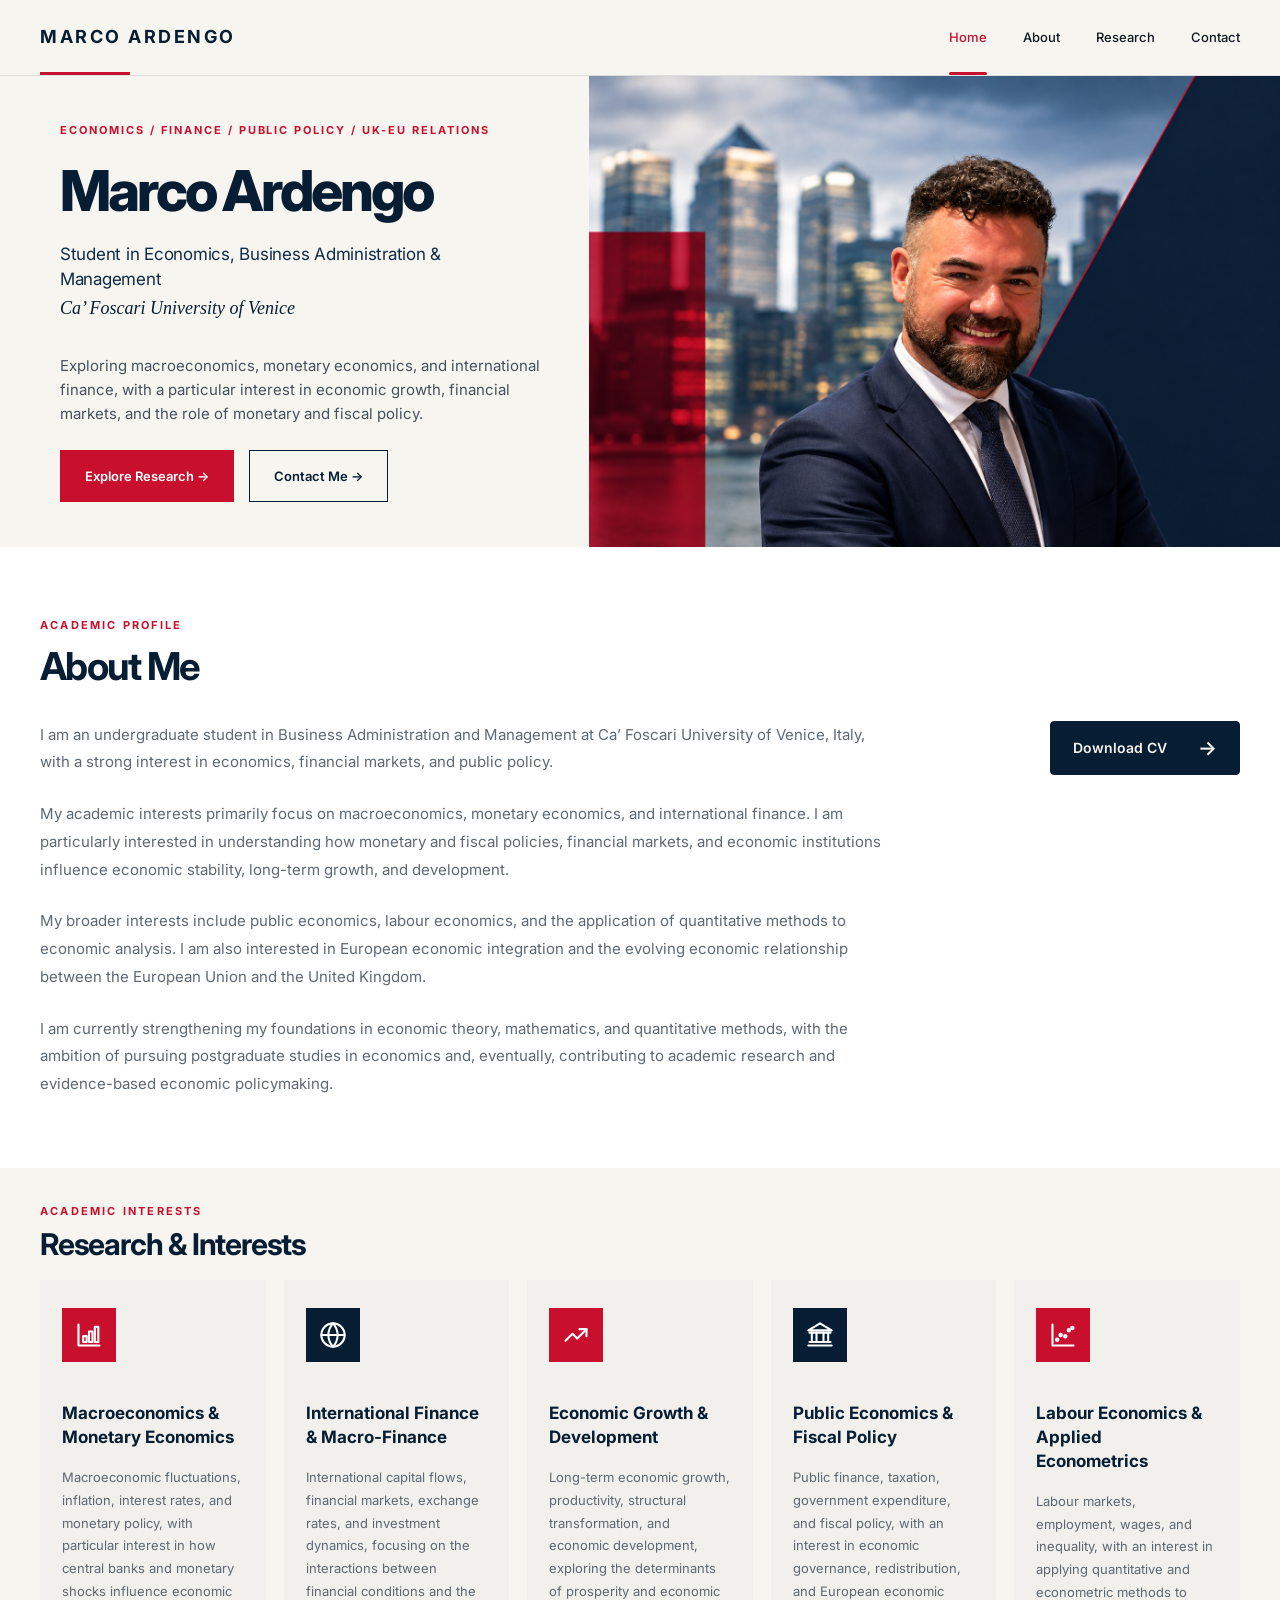
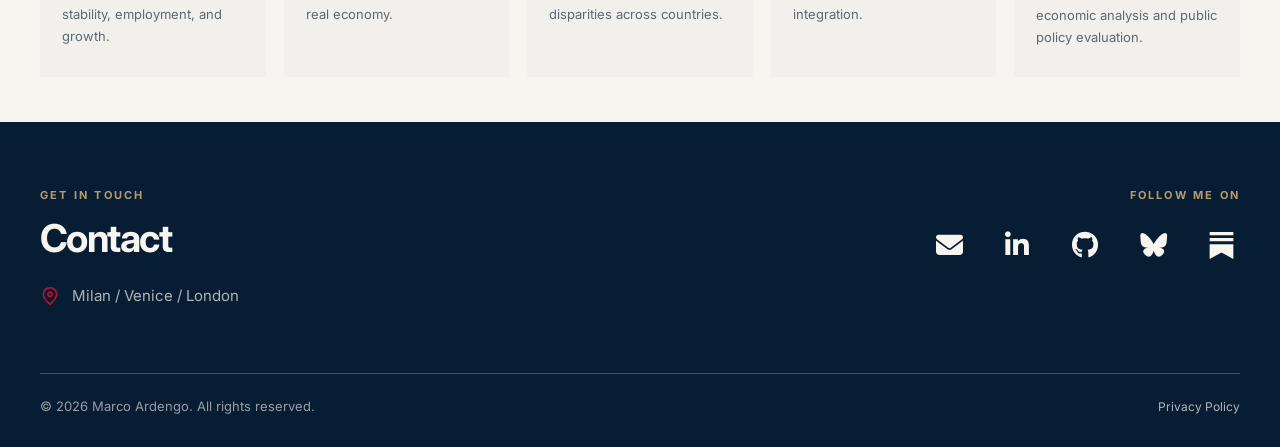
<file: index.html>
<!DOCTYPE html>
<html lang="en">

<head>
  <meta charset="UTF-8">
  <meta name="viewport" content="width=device-width, initial-scale=1.0">

  <title>Marco Ardengo | Economics & Business</title>

  <meta name="description"
        content="Marco Ardengo — Economics & Business student interested in economics, finance, European affairs and public policy.">

  <!-- Google Fonts -->
  <link rel="preconnect" href="https://fonts.googleapis.com">
  <link rel="preconnect" href="https://fonts.gstatic.com" crossorigin>

  <link href="https://fonts.googleapis.com/css2?family=Inter:wght@300;400;500;600;700;800&display=swap"
        rel="stylesheet">

    <!-- CSS -->
  <link rel="stylesheet" href="style.css">

  <!-- FONT AWESOME ICONS -->
  <link
    rel="stylesheet"
    href="https://cdnjs.cloudflare.com/ajax/libs/font-awesome/6.7.2/css/all.min.css"
  >

</head>

</head>

<body>

  <!-- HEADER -->
  <header class="site-header">

    <div class="header-inner">

      <a href="#home" class="brand">
        MARCO ARDENGO
      </a>

      <nav class="desktop-nav" aria-label="Main navigation">
        <a href="#home" class="nav-link active">Home</a>
        <a href="#about" class="nav-link">About</a>
        <a href="#research" class="nav-link">Research</a>
        <a href="#contact" class="nav-link">Contact</a>
      </nav>

    </div>

  </header>


  <main>

    <!-- HERO -->
    <section class="hero" id="home">

      <div class="hero-content">

        <div class="hero-content-inner">

          <p class="eyebrow">
            ECONOMICS / FINANCE / PUBLIC POLICY / UK-EU RELATIONS
          </p>

          <h1>Marco Ardengo</h1>

          <p class="hero-role">
          Student in Economics, Business Administration &amp; Management
          <span class="hero-university">Ca’ Foscari University of Venice</span>
          </p>
        

          <p class="hero-description">
          Exploring macroeconomics, monetary economics,
          and international finance, with a particular
          interest in economic growth, financial markets,
          and the role of monetary and fiscal policy.
          </p>

          <div class="hero-actions">

            <a href="#research" class="button button-primary">
              Explore Research →
            </a>

            <a href="#contact" class="button button-secondary">
              Contact Me →
            </a>

          </div>

        </div>

      </div>

      <div class="hero-visual">

        <img
          src="assets/images/hero-marco.png"
          alt="Marco Ardengo — Academic Portfolio"
        >

      </div>

    </section>


<!-- ==========================================
     ABOUT ME
========================================== -->

<section class="section about-section" id="about">

  <div class="container about-container">

    <div class="about-heading">
      <p class="section-kicker">ACADEMIC PROFILE</p>
      <h2>About Me</h2>
    </div>

    <div class="about-layout">

      <!-- LEFT COLUMN: TEXT -->

      <div class="about-content">

  <p>
    I am an undergraduate student in Business Administration
    and Management at Ca’ Foscari University of Venice, Italy,
    with a strong interest in economics, financial markets,
    and public policy.
  </p>

  <p>
    My academic interests primarily focus on macroeconomics,
    monetary economics, and international finance. I am
    particularly interested in understanding how monetary
    and fiscal policies, financial markets, and economic
    institutions influence economic stability, long-term
    growth, and development.
  </p>

  <p>
    My broader interests include public economics, labour
    economics, and the application of quantitative methods
    to economic analysis. I am also interested in European
    economic integration and the evolving economic
    relationship between the European Union and the
    United Kingdom.
  </p>

  <p>
    I am currently strengthening my foundations in economic
    theory, mathematics, and quantitative methods, with
    the ambition of pursuing postgraduate studies in
    economics and, eventually, contributing to academic
    research and evidence-based economic policymaking.
  </p>

</div>

      <!-- RIGHT COLUMN: CV DOWNLOAD -->

      <div class="about-cv">

        <a
          href="assets/documents/Marco_Ardengo_CV.pdf"
          class="cv-button"
          download
        >
          Download CV <span aria-hidden="true">→</span>
        </a>

      </div>

    </div>

  </div>

</section>


    <!-- ==========================================
     RESEARCH & INTERESTS
========================================== -->

<section class="section research-section" id="research">

  <div class="container">

    <p class="section-kicker">
      ACADEMIC INTERESTS
    </p>

    <h2>Research &amp; Interests</h2>

    <div class="interest-grid">


      <!-- ======================================
           01 — MACROECONOMICS
      ======================================= -->

      <article class="interest-card">

        <div class="interest-icon red">

          <svg
            xmlns="http://www.w3.org/2000/svg"
            width="28"
            height="28"
            viewBox="0 0 24 24"
            fill="none"
            stroke="currentColor"
            stroke-width="1.8"
            stroke-linecap="round"
            stroke-linejoin="round"
            aria-hidden="true"
          >
            <path d="M3 3v18h18"/>
            <rect x="7" y="13" width="3" height="5"/>
            <rect x="12" y="9" width="3" height="9"/>
            <rect x="17" y="5" width="3" height="13"/>
          </svg>

        </div>

        <div class="interest-content">

          <h3>
            Macroeconomics &amp; Monetary Economics
          </h3>

          <p>
            Macroeconomic fluctuations, inflation, interest rates,
            and monetary policy, with particular interest in how
            central banks and monetary shocks influence economic
            stability, employment, and growth.
          </p>

        </div>

      </article>



      <!-- ======================================
           02 — INTERNATIONAL FINANCE
      ======================================= -->

      <article class="interest-card">

        <div class="interest-icon navy">

          <svg
            xmlns="http://www.w3.org/2000/svg"
            width="28"
            height="28"
            viewBox="0 0 24 24"
            fill="none"
            stroke="currentColor"
            stroke-width="1.8"
            stroke-linecap="round"
            stroke-linejoin="round"
            aria-hidden="true"
          >
            <circle cx="12" cy="12" r="10"/>
            <path d="M2 12h20"/>
            <path d="M12 2a15.3 15.3 0 0 1 4 10 15.3 15.3 0 0 1-4 10 15.3 15.3 0 0 1-4-10 15.3 15.3 0 0 1 4-10z"/>
          </svg>

        </div>

        <div class="interest-content">

          <h3>
            International Finance &amp; Macro-Finance
          </h3>

          <p>
            International capital flows, financial markets,
            exchange rates, and investment dynamics, focusing
            on the interactions between financial conditions
            and the real economy.
          </p>

        </div>

      </article>



      <!-- ======================================
           03 — ECONOMIC GROWTH
      ======================================= -->

      <article class="interest-card">

        <div class="interest-icon red">

          <svg
            xmlns="http://www.w3.org/2000/svg"
            width="28"
            height="28"
            viewBox="0 0 24 24"
            fill="none"
            stroke="currentColor"
            stroke-width="1.8"
            stroke-linecap="round"
            stroke-linejoin="round"
            aria-hidden="true"
          >
            <path d="M3 17l6-6 4 4 8-8"/>
            <path d="M15 7h6v6"/>
          </svg>

        </div>

        <div class="interest-content">

          <h3>
            Economic Growth &amp; Development
          </h3>

          <p>
            Long-term economic growth, productivity, structural
            transformation, and economic development, exploring
            the determinants of prosperity and economic
            disparities across countries.
          </p>

        </div>

      </article>



      <!-- ======================================
           04 — PUBLIC ECONOMICS
      ======================================= -->

      <article class="interest-card">

        <div class="interest-icon navy">

          <svg
            xmlns="http://www.w3.org/2000/svg"
            width="28"
            height="28"
            viewBox="0 0 24 24"
            fill="none"
            stroke="currentColor"
            stroke-width="1.8"
            stroke-linecap="round"
            stroke-linejoin="round"
            aria-hidden="true"
          >
            <path d="M3 10h18"/>
            <path d="M5 10v8"/>
            <path d="M9 10v8"/>
            <path d="M15 10v8"/>
            <path d="M19 10v8"/>
            <path d="M3 18h18"/>
            <path d="M2 21h20"/>
            <path d="M12 2l10 6H2l10-6z"/>
          </svg>

        </div>

        <div class="interest-content">

          <h3>
            Public Economics &amp; Fiscal Policy
          </h3>

          <p>
            Public finance, taxation, government expenditure,
            and fiscal policy, with an interest in economic
            governance, redistribution, and European
            economic integration.
          </p>

        </div>

      </article>



      <!-- ======================================
           05 — LABOUR ECONOMICS
      ======================================= -->

      <article class="interest-card">

        <div class="interest-icon red">

          <svg
            xmlns="http://www.w3.org/2000/svg"
            width="28"
            height="28"
            viewBox="0 0 24 24"
            fill="none"
            stroke="currentColor"
            stroke-width="1.8"
            stroke-linecap="round"
            stroke-linejoin="round"
            aria-hidden="true"
          >
            <path d="M3 3v18h18"/>
            <circle cx="7" cy="16" r="1"/>
            <circle cx="10" cy="12" r="1"/>
            <circle cx="14" cy="13" r="1"/>
            <circle cx="17" cy="8" r="1"/>
            <circle cx="20" cy="6" r="1"/>
          </svg>

        </div>

        <div class="interest-content">

          <h3>
            Labour Economics &amp; Applied Econometrics
          </h3>

          <p>
            Labour markets, employment, wages, and inequality,
            with an interest in applying quantitative and
            econometric methods to economic analysis and
            public policy evaluation.
          </p>

        </div>

      </article>


    </div>

  </div>

</section>
    
  </main>

<!-- ==========================================
     CONTACT & FOOTER
========================================== -->

<footer class="site-footer" id="contact">

  <div class="container footer-container">

    <div class="footer-main">

      <!-- LEFT COLUMN -->

      <div class="footer-left">

        <p class="footer-kicker">
          GET IN TOUCH
        </p>

        <h2>Contact</h2>

        <!-- LOCATION -->

        <div class="footer-location">

          <svg
            class="location-icon"
            xmlns="http://www.w3.org/2000/svg"
            width="20"
            height="20"
            viewBox="0 0 24 24"
            fill="none"
            stroke="currentColor"
            stroke-width="1.8"
            stroke-linecap="round"
            stroke-linejoin="round"
            aria-hidden="true"
          >
            <path
              d="M20 10c0 5-8 12-8 12S4 15 4 10a8 8 0 1 1 16 0Z"
            />

            <circle
              cx="12"
              cy="10"
              r="2.5"
            />
          </svg>

          <span>
            Milan / Venice / London
          </span>

        </div>

      </div>


      <!-- RIGHT COLUMN -->

      <div class="footer-right">

        <p class="footer-social-title">
          FOLLOW ME ON
        </p>

        <div class="footer-social">

          <!-- EMAIL -->

          <a
            href="mailto:810746@stud.unive.it"
            class="social-link"
            aria-label="Email"
            title="Email"
          >
            <i
              class="fa-solid fa-envelope"
              aria-hidden="true"
            ></i>
          </a>


          <!-- LINKEDIN -->

          <a
            href="https://www.linkedin.com/in/marcoardengo/"
            class="social-link"
            target="_blank"
            rel="noopener noreferrer"
            aria-label="LinkedIn"
            title="LinkedIn"
          >
            <i
              class="fa-brands fa-linkedin-in"
              aria-hidden="true"
            ></i>
          </a>


          <!-- GITHUB -->

          <a
            href="https://github.com/marcoardengo"
            class="social-link"
            target="_blank"
            rel="noopener noreferrer"
            aria-label="GitHub"
            title="GitHub"
          >
            <i
              class="fa-brands fa-github"
              aria-hidden="true"
            ></i>
          </a>


          <!-- BLUESKY -->

          <a
            href="https://bsky.app/profile/marcoardengo.bsky.social"
            class="social-link"
            target="_blank"
            rel="noopener noreferrer"
            aria-label="Bluesky"
            title="Bluesky"
          >
            <i
              class="fa-brands fa-bluesky"
              aria-hidden="true"
            ></i>
          </a>


          <!-- SUBSTACK -->

          <a
            href="https://www.substack.com"
            class="social-link"
            target="_blank"
            rel="noopener noreferrer"
            aria-label="Substack"
            title="Substack"
          >

            <svg
              xmlns="http://www.w3.org/2000/svg"
              width="27"
              height="27"
              viewBox="0 0 24 24"
              fill="currentColor"
              aria-hidden="true"
            >
              <path
                d="M22.539 8.242H1.46V5.406h21.08v2.836ZM1.46 10.812V24l10.54-5.883L22.54 24V10.812H1.46ZM22.54 0H1.46v2.836h21.08V0Z"
              />
            </svg>

          </a>

        </div>

      </div>

    </div>


    <!-- COPYRIGHT -->

    <div class="footer-bottom">

  <p>
    © 2026 Marco Ardengo. All rights reserved.
  </p>

  <nav class="footer-legal" aria-label="Legal information">

    <a href="privacy-policy.html">
      Privacy Policy
    </a>

  </nav>

</div>




    

  </div>

</footer>




  


  <!-- JAVASCRIPT -->
<script src="script.js" defer></script>


</body>
</html>
</file>
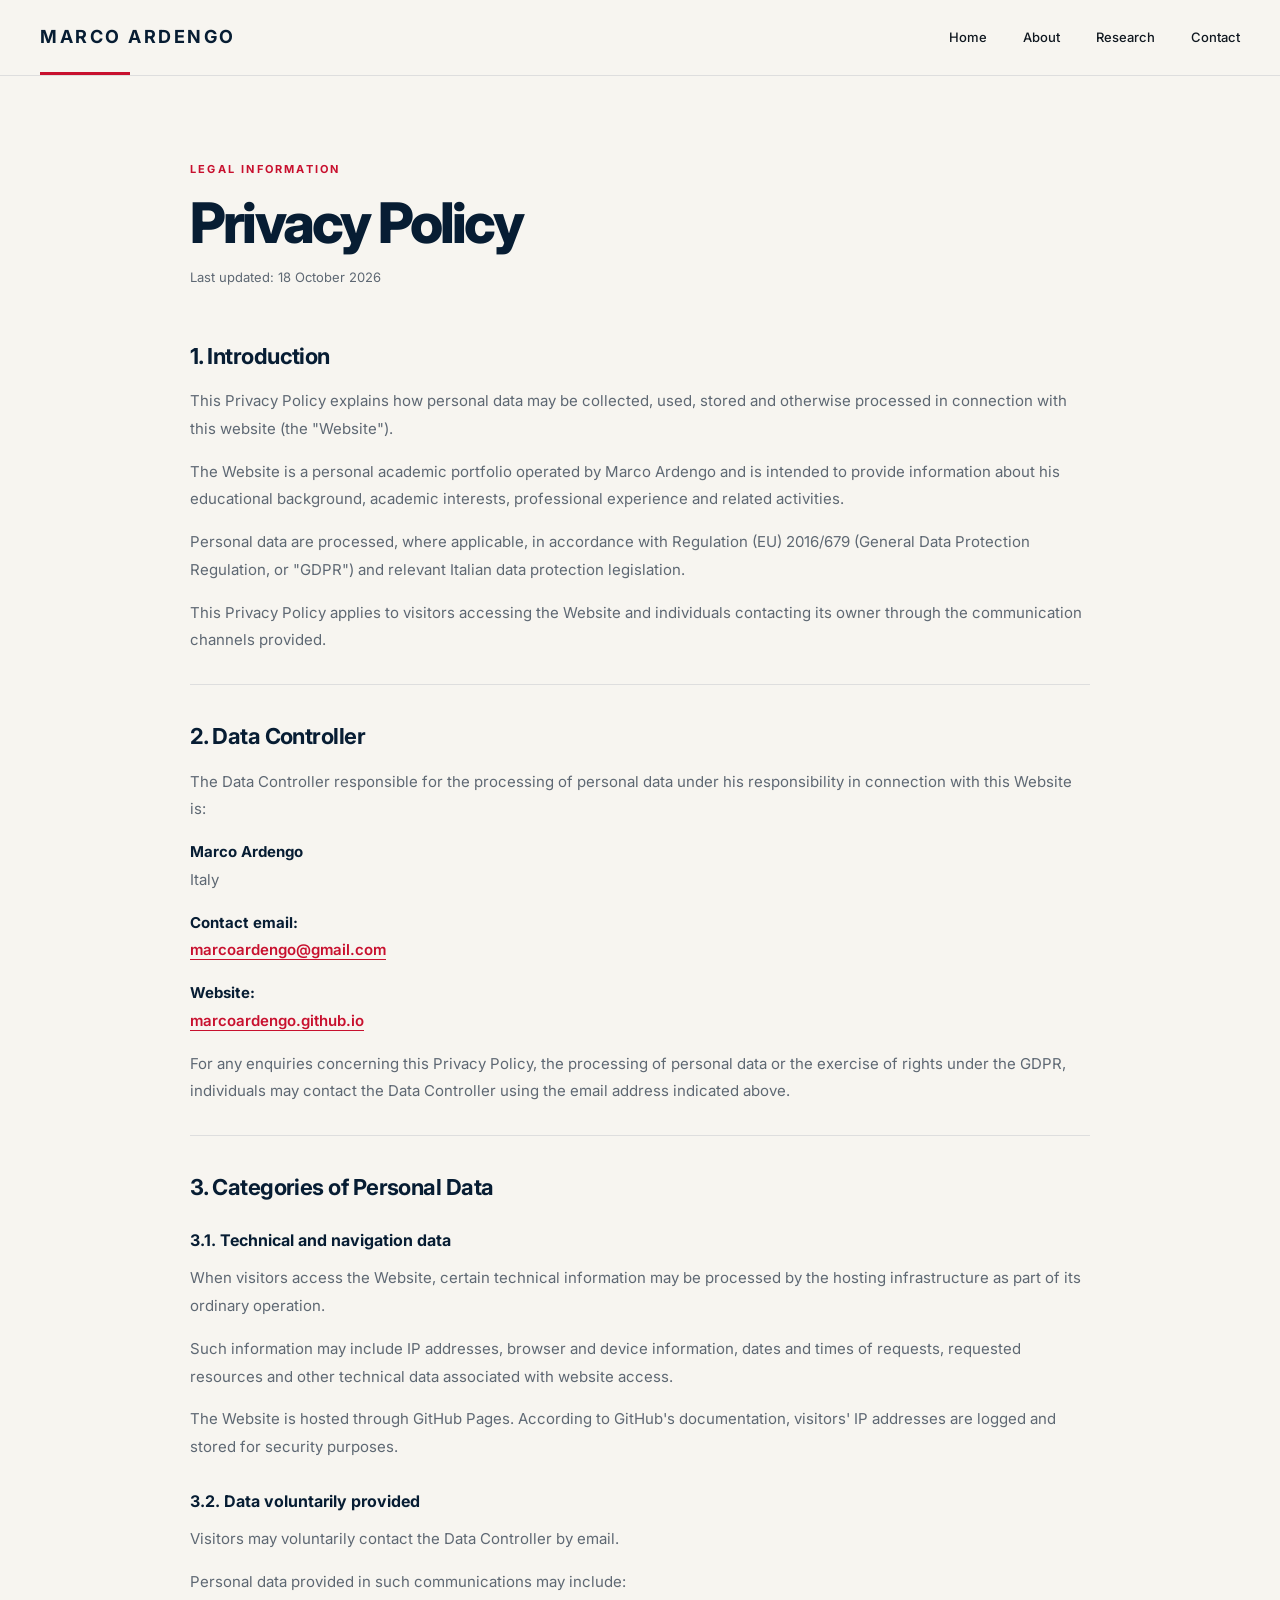
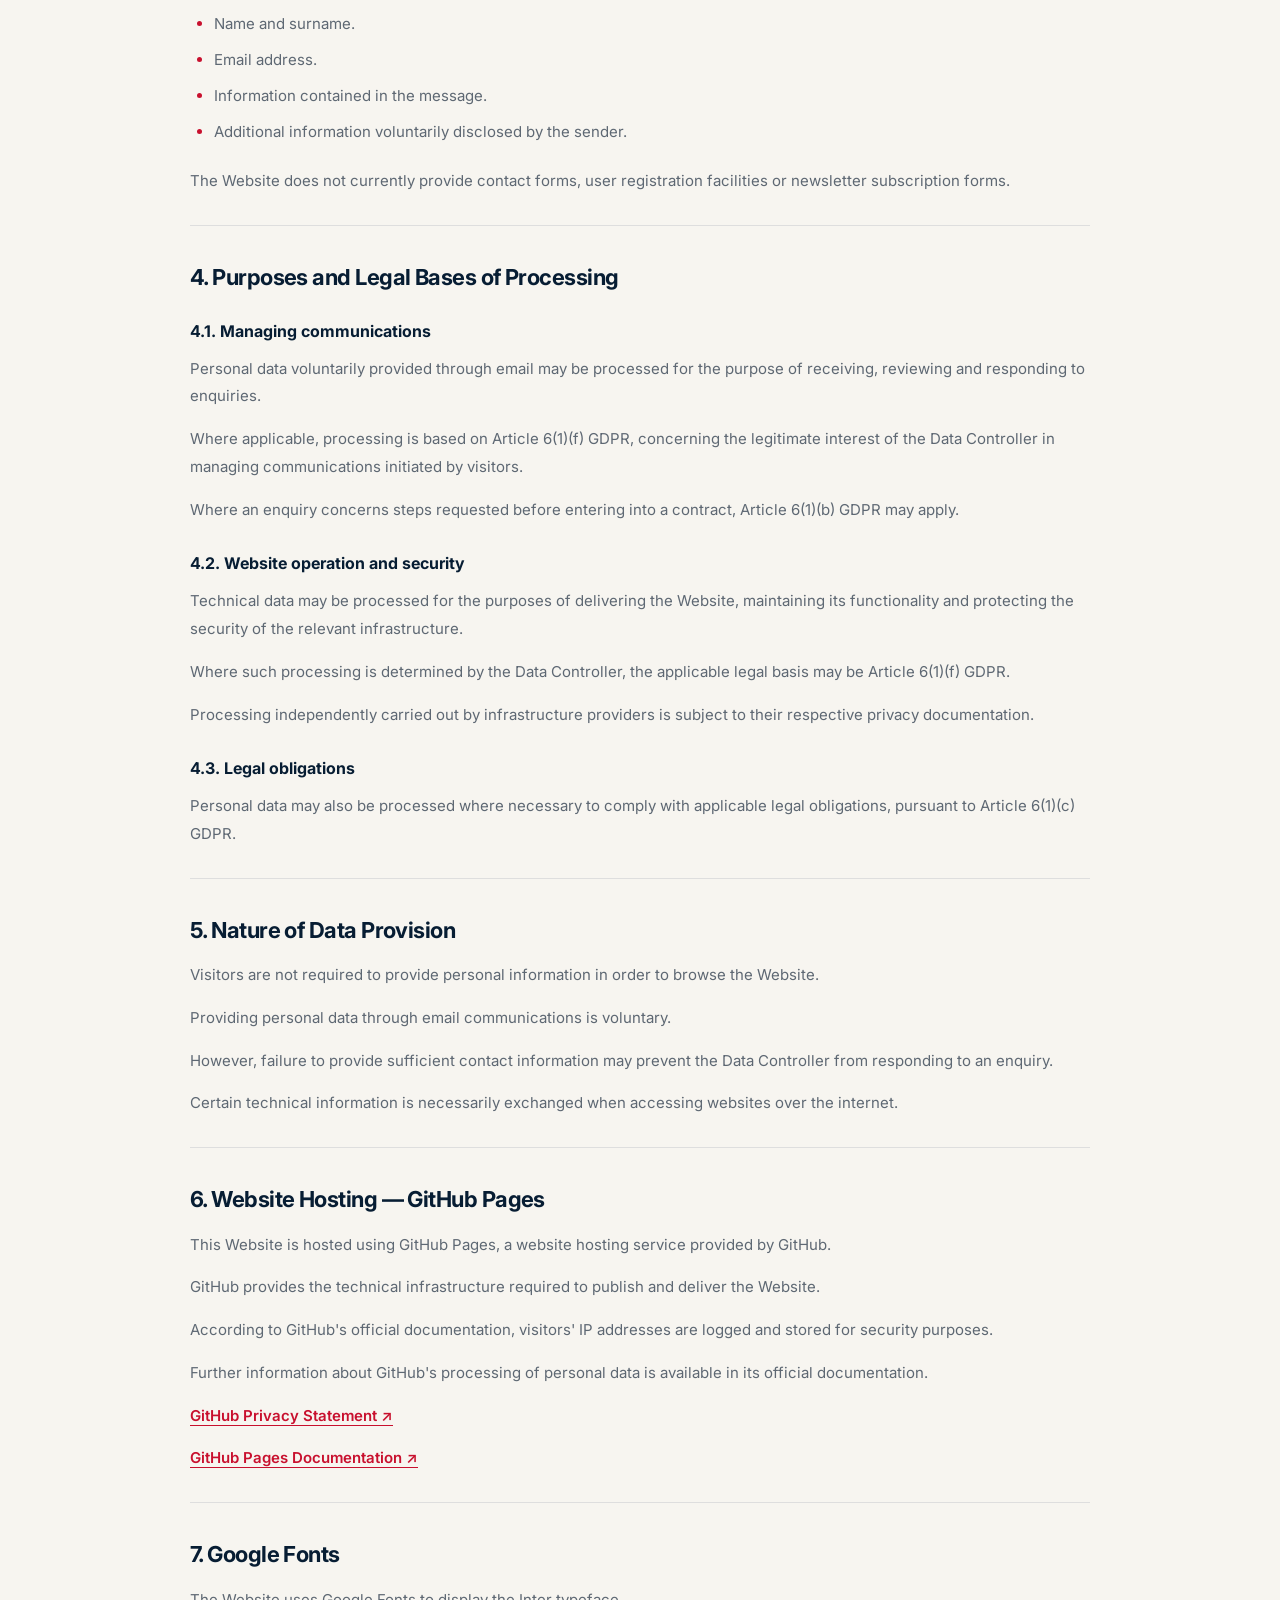
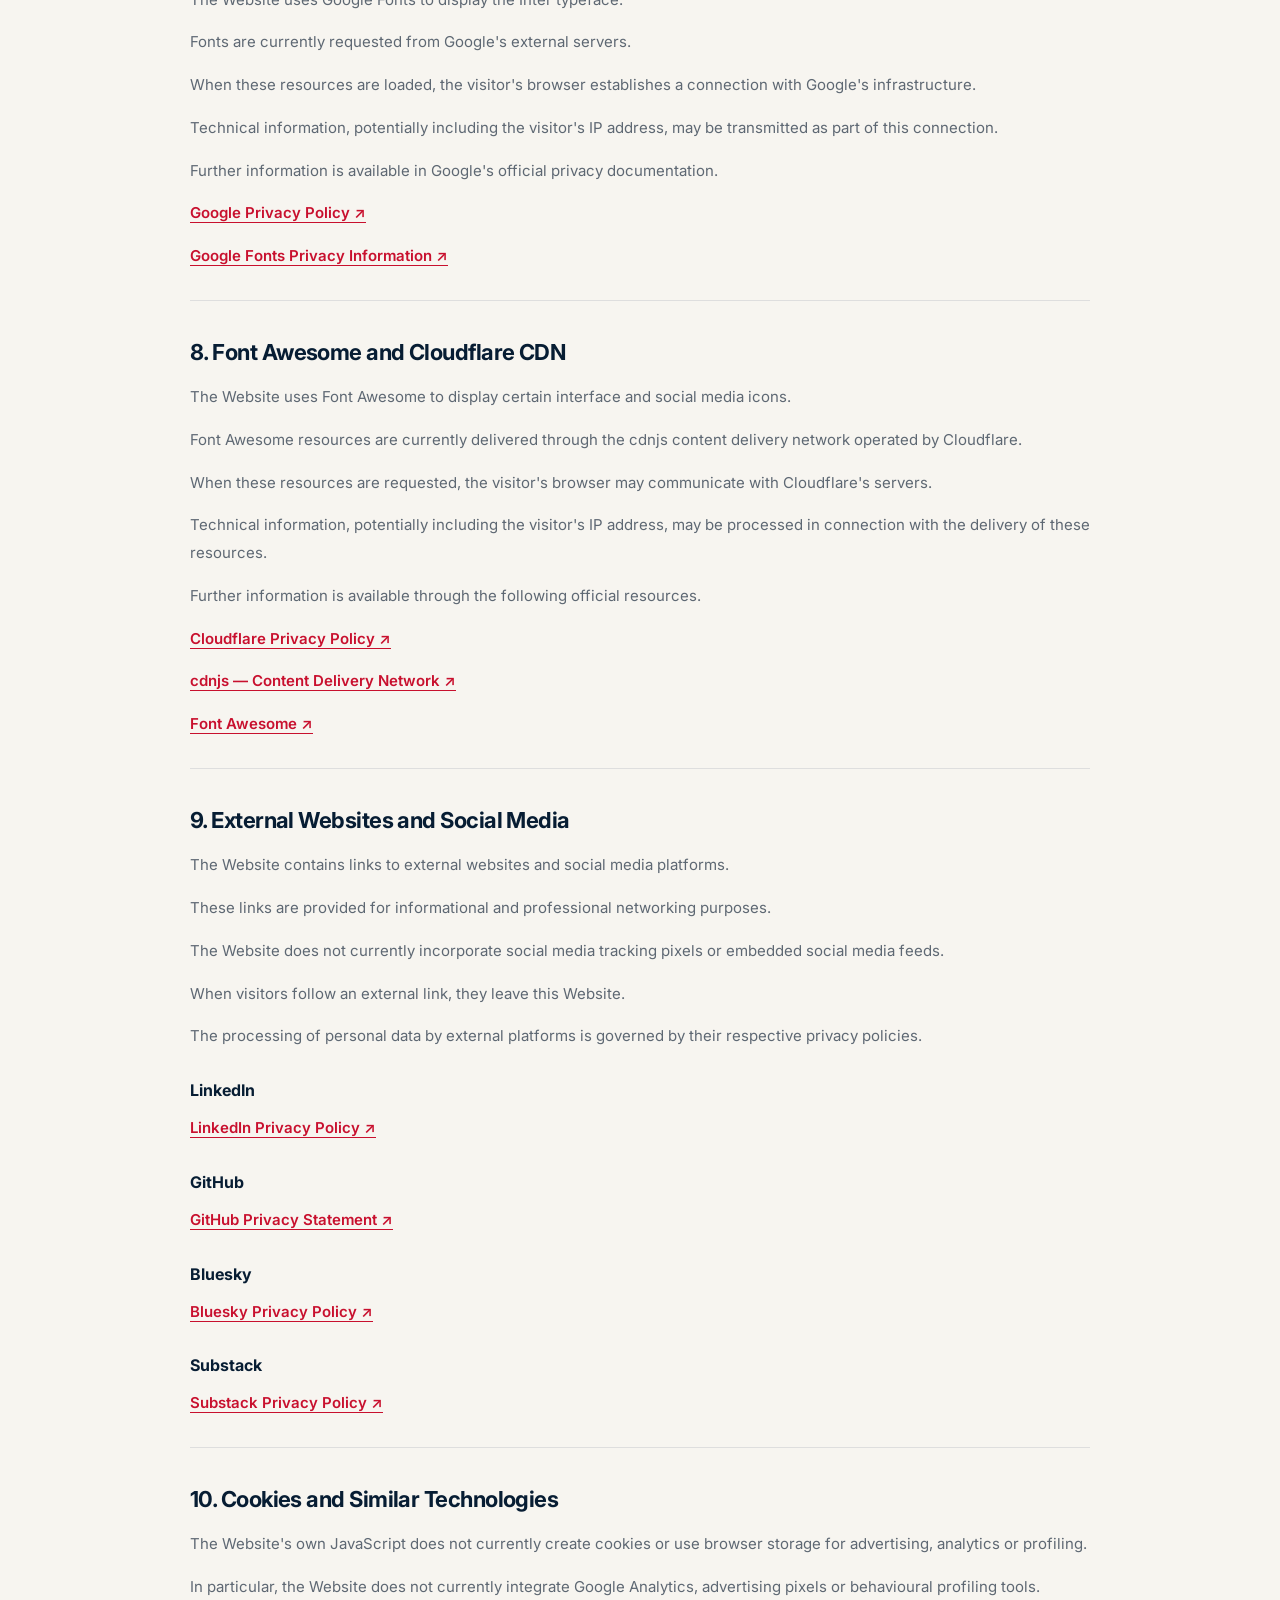
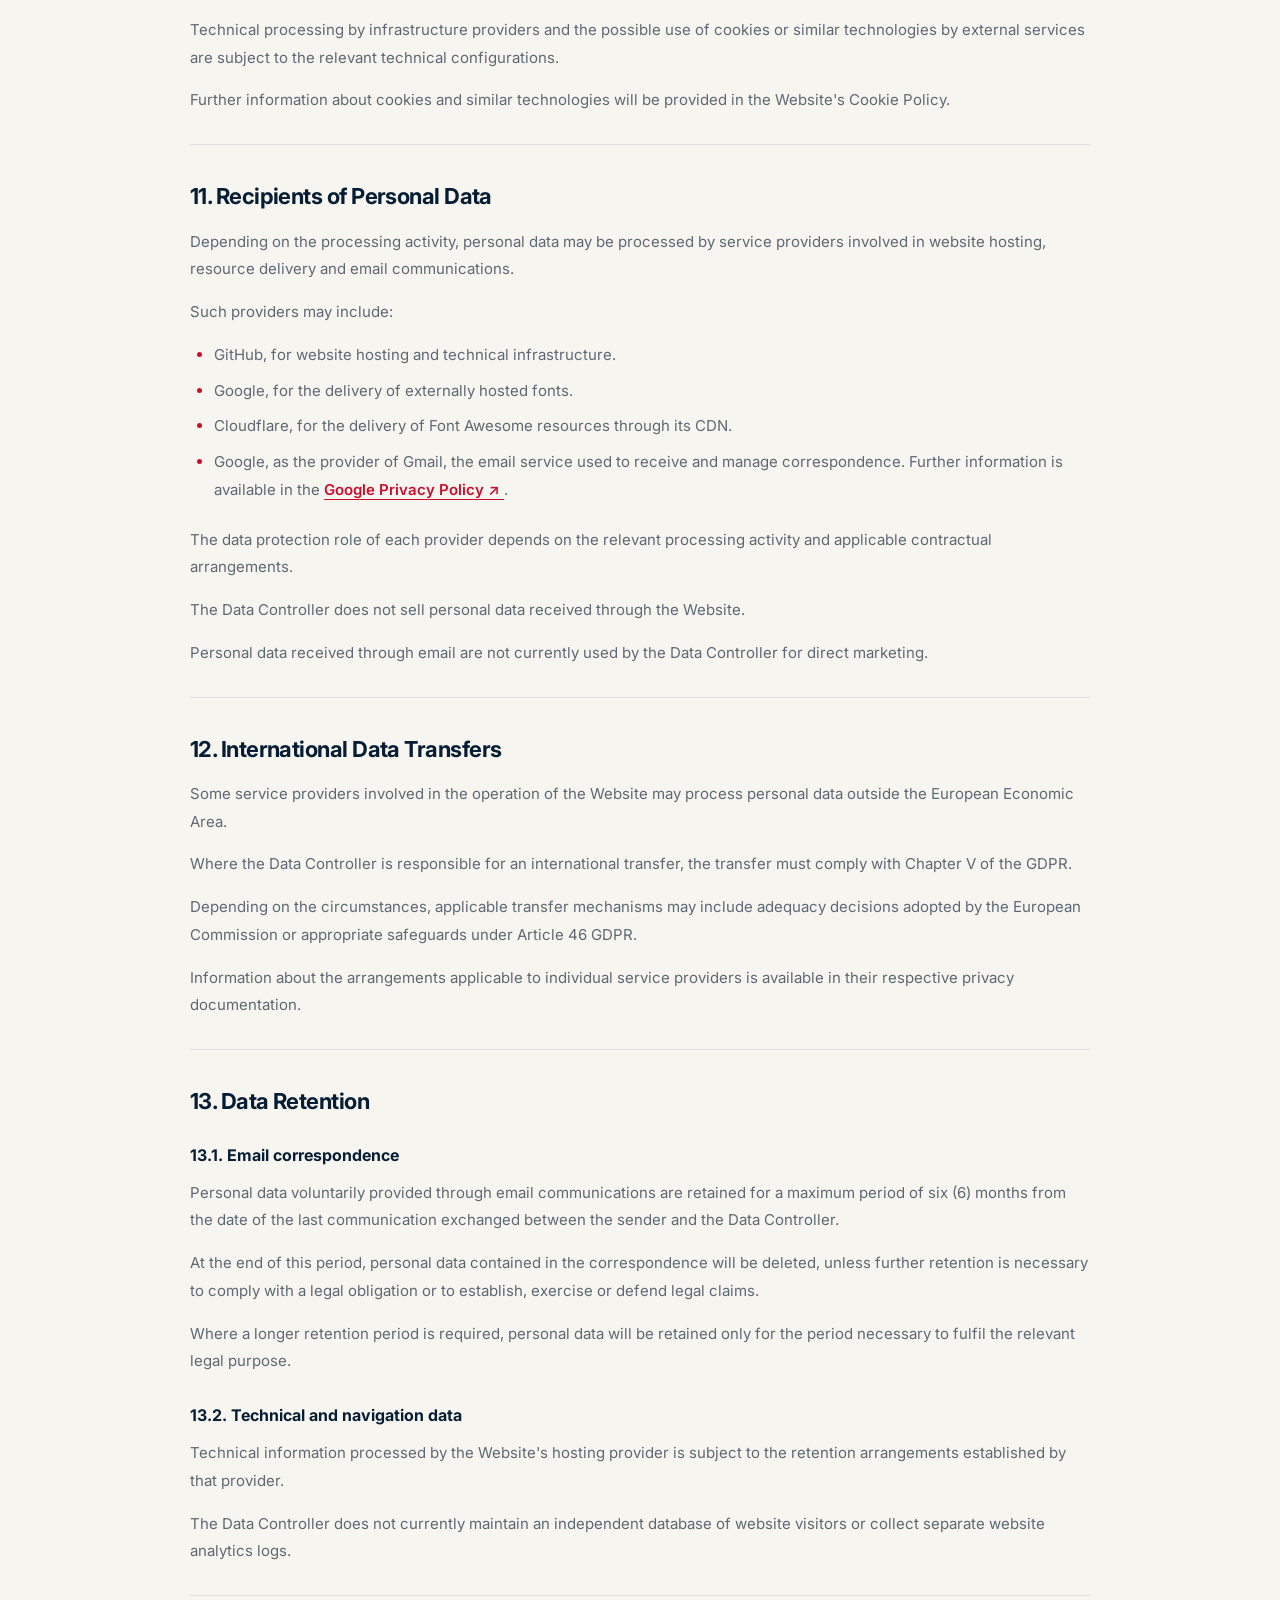
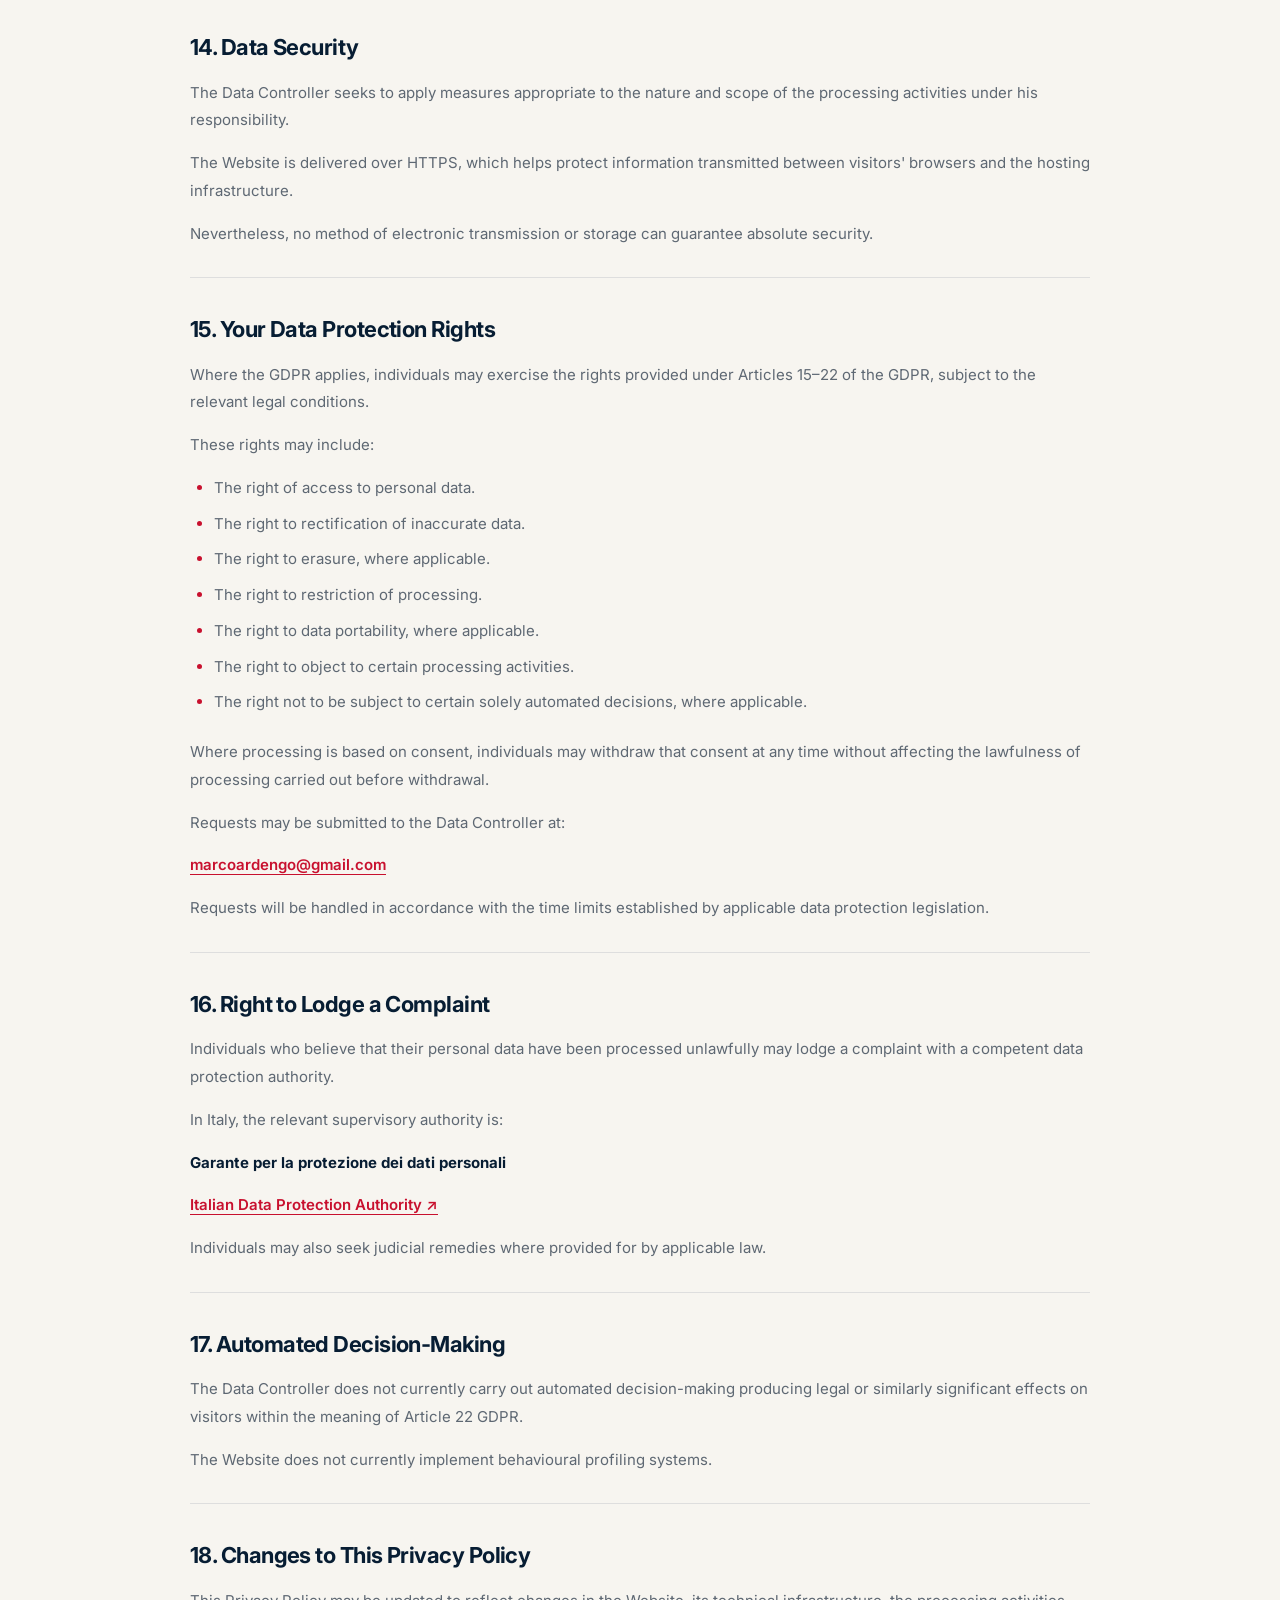
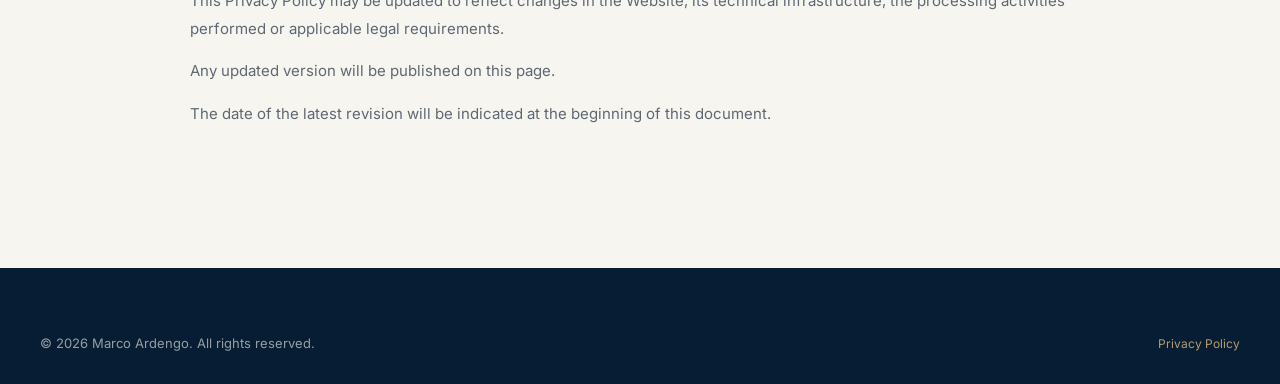
<file: privacy-policy.html>
<!DOCTYPE html>
<html lang="en">

<head>

  <meta charset="UTF-8">

  <meta
    name="viewport"
    content="width=device-width, initial-scale=1.0"
  >

  <title>Privacy Policy | Marco Ardengo</title>

  <meta
    name="description"
    content="Privacy Policy of Marco Ardengo's personal academic website, including information about personal data processing, website hosting, third-party services and data protection rights."
  >

  <!-- GOOGLE FONTS -->

  <link
    rel="preconnect"
    href="https://fonts.googleapis.com"
  >

  <link
    rel="preconnect"
    href="https://fonts.gstatic.com"
    crossorigin
  >

  <link
    href="https://fonts.googleapis.com/css2?family=Inter:wght@300;400;500;600;700;800&display=swap"
    rel="stylesheet"
  >

  <!-- WEBSITE CSS -->

  <link
    rel="stylesheet"
    href="style.css?v=3"
  >

</head>


<body>


<!-- ==========================================
     HEADER
========================================== -->

<header class="site-header">

  <div class="header-inner">

    <a href="index.html#home" class="brand">
      MARCO ARDENGO
    </a>

    <nav
      class="desktop-nav"
      aria-label="Main navigation"
    >

      <a href="index.html#home">Home</a>

      <a href="index.html#about">About</a>

      <a href="index.html#research">Research</a>

      <a href="index.html#contact">Contact</a>

    </nav>

  </div>

</header>



<!-- ==========================================
     PRIVACY POLICY
========================================== -->

<main>

<section class="section legal-section">

  <div class="container legal-container">


    <!-- PAGE HEADING -->

    <p class="section-kicker">
      LEGAL INFORMATION
    </p>

    <h1>Privacy Policy</h1>

    <p class="legal-updated">
      Last updated: 18 October 2026
    </p>



    <div class="legal-content">


      <!-- ======================================
           01 — INTRODUCTION
      ======================================= -->

      <section>

        <h2>1. Introduction</h2>

        <p>
          This Privacy Policy explains how personal
          data may be collected, used, stored and
          otherwise processed in connection with
          this website (the "Website").
        </p>

        <p>
          The Website is a personal academic portfolio
          operated by Marco Ardengo and is intended
          to provide information about his educational
          background, academic interests, professional
          experience and related activities.
        </p>

        <p>
          Personal data are processed, where applicable,
          in accordance with Regulation (EU) 2016/679
          (General Data Protection Regulation, or
          "GDPR") and relevant Italian data
          protection legislation.
        </p>

        <p>
          This Privacy Policy applies to visitors
          accessing the Website and individuals
          contacting its owner through the
          communication channels provided.
        </p>

      </section>



<!-- ======================================
     02 — DATA CONTROLLER
======================================= -->

<section>

  <h2>2. Data Controller</h2>

  <p>
    The Data Controller responsible for
    the processing of personal data
    under his responsibility in
    connection with this Website is:
  </p>

  <p>
    <strong>Marco Ardengo</strong><br>
    Italy
  </p>

  <p>
    <strong>Contact email:</strong><br>

    <a href="mailto:marcoardengo@gmail.com">
      marcoardengo@gmail.com
    </a>
  </p>

  <p>
    <strong>Website:</strong><br>

    <a
      href="https://marcoardengo.github.io/"
      target="_blank"
      rel="noopener noreferrer"
    >
      marcoardengo.github.io
    </a>
  </p>

  <p>
    For any enquiries concerning this
    Privacy Policy, the processing of
    personal data or the exercise of
    rights under the GDPR, individuals
    may contact the Data Controller
    using the email address
    indicated above.
  </p>

</section>


      <!-- ======================================
           03 — PERSONAL DATA
      ======================================= -->

      <section>

        <h2>3. Categories of Personal Data</h2>


        <h3>3.1. Technical and navigation data</h3>

        <p>
          When visitors access the Website,
          certain technical information may
          be processed by the hosting
          infrastructure as part of its
          ordinary operation.
        </p>

        <p>
          Such information may include
          IP addresses, browser and device
          information, dates and times
          of requests, requested resources
          and other technical data associated
          with website access.
        </p>

        <p>
          The Website is hosted through GitHub Pages.
          According to GitHub's documentation,
          visitors' IP addresses are logged
          and stored for security purposes.
        </p>


        <h3>3.2. Data voluntarily provided</h3>

        <p>
          Visitors may voluntarily contact
          the Data Controller by email.
        </p>

        <p>
          Personal data provided in such
          communications may include:
        </p>

        <ul>

          <li>
            Name and surname.
          </li>

          <li>
            Email address.
          </li>

          <li>
            Information contained in the message.
          </li>

          <li>
            Additional information voluntarily
            disclosed by the sender.
          </li>

        </ul>

        <p>
          The Website does not currently
          provide contact forms, user
          registration facilities or
          newsletter subscription forms.
        </p>

      </section>



      <!-- ======================================
           04 — PURPOSES & LEGAL BASES
      ======================================= -->

      <section>

        <h2>4. Purposes and Legal Bases of Processing</h2>


        <h3>4.1. Managing communications</h3>

        <p>
          Personal data voluntarily provided
          through email may be processed
          for the purpose of receiving,
          reviewing and responding
          to enquiries.
        </p>

        <p>
          Where applicable, processing
          is based on Article 6(1)(f)
          GDPR, concerning the legitimate
          interest of the Data Controller
          in managing communications
          initiated by visitors.
        </p>

        <p>
          Where an enquiry concerns steps
          requested before entering into
          a contract, Article 6(1)(b)
          GDPR may apply.
        </p>


        <h3>4.2. Website operation and security</h3>

        <p>
          Technical data may be processed
          for the purposes of delivering
          the Website, maintaining its
          functionality and protecting
          the security of the relevant
          infrastructure.
        </p>

        <p>
          Where such processing is
          determined by the Data Controller,
          the applicable legal basis may
          be Article 6(1)(f) GDPR.
        </p>

        <p>
          Processing independently carried
          out by infrastructure providers
          is subject to their respective
          privacy documentation.
        </p>


        <h3>4.3. Legal obligations</h3>

        <p>
          Personal data may also be processed
          where necessary to comply with
          applicable legal obligations,
          pursuant to Article 6(1)(c) GDPR.
        </p>

      </section>



      <!-- ======================================
           05 — DATA PROVISION
      ======================================= -->

      <section>

        <h2>5. Nature of Data Provision</h2>

        <p>
          Visitors are not required to
          provide personal information
          in order to browse the Website.
        </p>

        <p>
          Providing personal data through
          email communications is voluntary.
        </p>

        <p>
          However, failure to provide
          sufficient contact information
          may prevent the Data Controller
          from responding to an enquiry.
        </p>

        <p>
          Certain technical information
          is necessarily exchanged when
          accessing websites over
          the internet.
        </p>

      </section>



      <!-- ======================================
           06 — GITHUB PAGES
      ======================================= -->

      <section>

        <h2>6. Website Hosting — GitHub Pages</h2>

        <p>
          This Website is hosted using
          GitHub Pages, a website hosting
          service provided by GitHub.
        </p>

        <p>
          GitHub provides the technical
          infrastructure required to
          publish and deliver the Website.
        </p>

        <p>
          According to GitHub's official
          documentation, visitors'
          IP addresses are logged and
          stored for security purposes.
        </p>

        <p>
          Further information about
          GitHub's processing of
          personal data is available
          in its official documentation.
        </p>

        <p>

          <a
            href="https://docs.github.com/en/site-policy/privacy-policies/github-general-privacy-statement"
            target="_blank"
            rel="noopener noreferrer"
          >
            GitHub Privacy Statement ↗
          </a>

        </p>

        <p>

          <a
            href="https://docs.github.com/en/pages/getting-started-with-github-pages/what-is-github-pages"
            target="_blank"
            rel="noopener noreferrer"
          >
            GitHub Pages Documentation ↗
          </a>

        </p>

      </section>



      <!-- ======================================
           07 — GOOGLE FONTS
      ======================================= -->

      <section>

        <h2>7. Google Fonts</h2>

        <p>
          The Website uses Google Fonts
          to display the Inter typeface.
        </p>

        <p>
          Fonts are currently requested
          from Google's external servers.
        </p>

        <p>
          When these resources are loaded,
          the visitor's browser establishes
          a connection with Google's
          infrastructure.
        </p>

        <p>
          Technical information, potentially
          including the visitor's IP address,
          may be transmitted as part
          of this connection.
        </p>

        <p>
          Further information is available
          in Google's official
          privacy documentation.
        </p>

        <p>

          <a
            href="https://policies.google.com/privacy"
            target="_blank"
            rel="noopener noreferrer"
          >
            Google Privacy Policy ↗
          </a>

        </p>

        <p>

          <a
            href="https://developers.google.com/fonts/faq/privacy"
            target="_blank"
            rel="noopener noreferrer"
          >
            Google Fonts Privacy Information ↗
          </a>

        </p>

      </section>



      <!-- ======================================
           08 — FONT AWESOME / CLOUDFLARE
      ======================================= -->

      <section>

        <h2>8. Font Awesome and Cloudflare CDN</h2>

        <p>
          The Website uses Font Awesome
          to display certain interface
          and social media icons.
        </p>

        <p>
          Font Awesome resources are
          currently delivered through
          the cdnjs content delivery
          network operated by Cloudflare.
        </p>

        <p>
          When these resources are
          requested, the visitor's
          browser may communicate
          with Cloudflare's servers.
        </p>

        <p>
          Technical information,
          potentially including
          the visitor's IP address,
          may be processed in
          connection with the
          delivery of these resources.
        </p>

        <p>
          Further information is
          available through the
          following official resources.
        </p>

        <p>

          <a
            href="https://www.cloudflare.com/privacypolicy/"
            target="_blank"
            rel="noopener noreferrer"
          >
            Cloudflare Privacy Policy ↗
          </a>

        </p>

        <p>

          <a
            href="https://cdnjs.com/"
            target="_blank"
            rel="noopener noreferrer"
          >
            cdnjs — Content Delivery Network ↗
          </a>

        </p>

        <p>

          <a
            href="https://fontawesome.com/"
            target="_blank"
            rel="noopener noreferrer"
          >
            Font Awesome ↗
          </a>

        </p>

      </section>



      <!-- ======================================
           09 — EXTERNAL LINKS
      ======================================= -->

      <section>

        <h2>9. External Websites and Social Media</h2>

        <p>
          The Website contains links
          to external websites and
          social media platforms.
        </p>

        <p>
          These links are provided
          for informational and
          professional networking
          purposes.
        </p>

        <p>
          The Website does not
          currently incorporate
          social media tracking
          pixels or embedded
          social media feeds.
        </p>

        <p>
          When visitors follow
          an external link,
          they leave this Website.
        </p>

        <p>
          The processing of personal
          data by external platforms
          is governed by their
          respective privacy policies.
        </p>


        <h3>LinkedIn</h3>

        <p>

          <a
            href="https://www.linkedin.com/legal/privacy-policy"
            target="_blank"
            rel="noopener noreferrer"
          >
            LinkedIn Privacy Policy ↗
          </a>

        </p>


        <h3>GitHub</h3>

        <p>

          <a
            href="https://docs.github.com/en/site-policy/privacy-policies/github-general-privacy-statement"
            target="_blank"
            rel="noopener noreferrer"
          >
            GitHub Privacy Statement ↗
          </a>

        </p>


        <h3>Bluesky</h3>

        <p>

          <a
            href="https://bsky.social/about/support/privacy-policy"
            target="_blank"
            rel="noopener noreferrer"
          >
            Bluesky Privacy Policy ↗
          </a>

        </p>


        <h3>Substack</h3>

        <p>

          <a
            href="https://substack.com/privacy"
            target="_blank"
            rel="noopener noreferrer"
          >
            Substack Privacy Policy ↗
          </a>

        </p>

      </section>



      <!-- ======================================
           10 — COOKIES
      ======================================= -->

      <section>

        <h2>10. Cookies and Similar Technologies</h2>

        <p>
          The Website's own JavaScript
          does not currently create
          cookies or use browser
          storage for advertising,
          analytics or profiling.
        </p>

        <p>
          In particular, the Website
          does not currently integrate
          Google Analytics, advertising
          pixels or behavioural
          profiling tools.
        </p>

        <p>
          Technical processing by
          infrastructure providers
          and the possible use of
          cookies or similar
          technologies by external
          services are subject
          to the relevant
          technical configurations.
        </p>

        <p>
          Further information about
          cookies and similar
          technologies will be
          provided in the
          Website's Cookie Policy.
        </p>

        <!--
          Activate this link after creating
          cookie-policy.html.
        -->

        <!--
        <p>
          <a href="cookie-policy.html">
            Read the Cookie Policy →
          </a>
        </p>
        -->

      </section>



      <!-- ======================================
           11 — DATA RECIPIENTS
      ======================================= -->

      <section>

        <h2>11. Recipients of Personal Data</h2>

        <p>
          Depending on the processing
          activity, personal data
          may be processed by
          service providers involved
          in website hosting,
          resource delivery and
          email communications.
        </p>

        <p>
          Such providers may include:
        </p>

        <ul>

          <li>
            GitHub, for website hosting
            and technical infrastructure.
          </li>

          <li>
            Google, for the delivery
            of externally hosted fonts.
          </li>

          <li>
            Cloudflare, for the delivery
            of Font Awesome resources
            through its CDN.
          </li>

          <li>
  Google, as the provider of
  Gmail, the email service
  used to receive and
  manage correspondence.
  Further information is
  available in the

  <a
    href="https://policies.google.com/privacy"
    target="_blank"
    rel="noopener noreferrer"
  >
    Google Privacy Policy ↗
  </a>.
</li>

        </ul>

        <p>
          The data protection role
          of each provider depends
          on the relevant processing
          activity and applicable
          contractual arrangements.
        </p>

        <p>
          The Data Controller does
          not sell personal data
          received through the Website.
        </p>

        <p>
          Personal data received
          through email are not
          currently used by the
          Data Controller for
          direct marketing.
        </p>

      </section>



      <!-- ======================================
           12 — INTERNATIONAL TRANSFERS
      ======================================= -->

      <section>

        <h2>12. International Data Transfers</h2>

        <p>
          Some service providers
          involved in the operation
          of the Website may process
          personal data outside
          the European Economic Area.
        </p>

        <p>
          Where the Data Controller
          is responsible for an
          international transfer,
          the transfer must comply
          with Chapter V of
          the GDPR.
        </p>

        <p>
          Depending on the circumstances,
          applicable transfer mechanisms
          may include adequacy decisions
          adopted by the European
          Commission or appropriate
          safeguards under Article 46
          GDPR.
        </p>

        <p>
          Information about the
          arrangements applicable
          to individual service
          providers is available
          in their respective
          privacy documentation.
        </p>

      </section>



      <!-- ======================================
     13 — DATA RETENTION
======================================= -->

<section>

  <h2>13. Data Retention</h2>

  <h3>13.1. Email correspondence</h3>

  <p>
    Personal data voluntarily provided
    through email communications are
    retained for a maximum period of
    six (6) months from the date of
    the last communication exchanged
    between the sender and the
    Data Controller.
  </p>

  <p>
    At the end of this period,
    personal data contained in
    the correspondence will be
    deleted, unless further
    retention is necessary
    to comply with a legal
    obligation or to establish,
    exercise or defend
    legal claims.
  </p>

  <p>
    Where a longer retention period
    is required, personal data
    will be retained only for
    the period necessary to
    fulfil the relevant
    legal purpose.
  </p>


  <h3>13.2. Technical and navigation data</h3>

  <p>
    Technical information processed
    by the Website's hosting provider
    is subject to the retention
    arrangements established
    by that provider.
  </p>

  <p>
    The Data Controller does not
    currently maintain an
    independent database
    of website visitors
    or collect separate
    website analytics logs.
  </p>

</section>


      <!-- ======================================
           14 — SECURITY
      ======================================= -->

      <section>

        <h2>14. Data Security</h2>

        <p>
          The Data Controller seeks
          to apply measures appropriate
          to the nature and scope
          of the processing activities
          under his responsibility.
        </p>

        <p>
          The Website is delivered
          over HTTPS, which helps
          protect information
          transmitted between
          visitors' browsers
          and the hosting
          infrastructure.
        </p>

        <p>
          Nevertheless, no method
          of electronic transmission
          or storage can guarantee
          absolute security.
        </p>

      </section>



      <!-- ======================================
           15 — DATA SUBJECT RIGHTS
      ======================================= -->

      <section>

        <h2>15. Your Data Protection Rights</h2>

        <p>
          Where the GDPR applies,
          individuals may exercise
          the rights provided
          under Articles 15–22
          of the GDPR, subject
          to the relevant
          legal conditions.
        </p>

        <p>
          These rights may include:
        </p>

        <ul>

          <li>
            The right of access
            to personal data.
          </li>

          <li>
            The right to rectification
            of inaccurate data.
          </li>

          <li>
            The right to erasure,
            where applicable.
          </li>

          <li>
            The right to restriction
            of processing.
          </li>

          <li>
            The right to data portability,
            where applicable.
          </li>

          <li>
            The right to object
            to certain processing
            activities.
          </li>

          <li>
            The right not to be
            subject to certain
            solely automated decisions,
            where applicable.
          </li>

        </ul>

        <p>
          Where processing is based
          on consent, individuals
          may withdraw that consent
          at any time without
          affecting the lawfulness
          of processing carried
          out before withdrawal.
        </p>

        <p>
          Requests may be submitted
          to the Data Controller at:
        </p>

        <p>

          <a href="mailto:marcoardengo@gmail.com">
            marcoardengo@gmail.com
          </a>

        </p>

        <p>
          Requests will be handled
          in accordance with
          the time limits
          established by
          applicable data
          protection legislation.
        </p>

      </section>



      <!-- ======================================
           16 — SUPERVISORY AUTHORITY
      ======================================= -->

      <section>

        <h2>16. Right to Lodge a Complaint</h2>

        <p>
          Individuals who believe
          that their personal data
          have been processed
          unlawfully may lodge
          a complaint with
          a competent data
          protection authority.
        </p>

        <p>
          In Italy, the relevant
          supervisory authority is:
        </p>

        <p>
          <strong>
            Garante per la protezione
            dei dati personali
          </strong>
        </p>

        <p>

          <a
            href="https://www.garanteprivacy.it/"
            target="_blank"
            rel="noopener noreferrer"
          >
            Italian Data Protection Authority ↗
          </a>

        </p>

        <p>
          Individuals may also
          seek judicial remedies
          where provided for
          by applicable law.
        </p>

      </section>



      <!-- ======================================
           17 — AUTOMATED DECISIONS
      ======================================= -->

      <section>

        <h2>17. Automated Decision-Making</h2>

        <p>
          The Data Controller does
          not currently carry out
          automated decision-making
          producing legal or
          similarly significant
          effects on visitors
          within the meaning
          of Article 22 GDPR.
        </p>

        <p>
          The Website does not
          currently implement
          behavioural profiling
          systems.
        </p>

      </section>



      <!-- ======================================
           18 — POLICY UPDATES
      ======================================= -->

      <section>

        <h2>18. Changes to This Privacy Policy</h2>

        <p>
          This Privacy Policy may
          be updated to reflect
          changes in the Website,
          its technical infrastructure,
          the processing activities
          performed or applicable
          legal requirements.
        </p>

        <p>
          Any updated version
          will be published
          on this page.
        </p>

        <p>
          The date of the latest
          revision will be
          indicated at the
          beginning of
          this document.
        </p>

      </section>



    </div>

  </div>

</section>

</main>



<!-- ==========================================
     FOOTER
========================================== -->

<footer class="site-footer">

  <div class="container footer-container">

    <div class="footer-bottom legal-footer-bottom">

      <p>
        © 2026 Marco Ardengo. All rights reserved.
      </p>

      <nav
        class="footer-legal"
        aria-label="Legal information"
      >

        <a
          href="privacy-policy.html"
          aria-current="page"
        >
          Privacy Policy
        </a>

      </nav>

    </div>

  </div>

</footer>


</body>

</html>
</file>
<file: style.css>
/* ==========================================
   MARCO ARDENGO — ACADEMIC WEBSITE
   ========================================== */

:root {
  --cream: #f7f5f0;
  --white: #ffffff;
  --champagne: hsl(38 33% 57%);
  --navy: #071d33;
  --navy-soft: #102b46;
  --red: #c8102e;
  --red-dark: #a70d26;
  --text: #101820;
  --muted: #5e6873;
  --line: #dedede;
  --container: 1400px;
}

/* RESET */

* {
  margin: 0;
  padding: 0;
  box-sizing: border-box;
}

html {
  scroll-behavior: auto;
  scroll-padding-top: 90px;
}

body {
  font-family: "Inter", Arial, sans-serif;
  background: var(--cream);
  color: var(--text);
  line-height: 1.6;
  -webkit-font-smoothing: antialiased;
}

a {
  color: inherit;
  text-decoration: none;
}

img {
  display: block;
  max-width: 100%;
}

/* ==========================================
   HEADER
   ========================================== */

.site-header {
  height: 76px;
  background: rgba(247, 245, 240, 0.97);
  border-bottom: 1px solid var(--line);
  position: sticky;
  top: 0;
  z-index: 100;
  backdrop-filter: blur(12px);
}

.header-inner {
  max-width: var(--container);
  height: 100%;
  margin: auto;
  padding: 0 40px;
  display: flex;
  justify-content: space-between;
  align-items: center;
}

.brand {
  height: 100%;
  display: flex;
  align-items: center;
  position: relative;
  font-size: 18px;
  font-weight: 700;
  letter-spacing: 0.14em;
  color: var(--navy);
}

.brand::after {
  content: "";
  position: absolute;
  bottom: 0;
  left: 0;
  width: 90px;
  height: 3px;
  background: var(--red);
}

.desktop-nav {
  height: 100%;
  display: flex;
  align-items: center;
  gap: 36px;
}

.desktop-nav a {
  height: 100%;
  display: flex;
  align-items: center;
  position: relative;
  font-size: 13px;
  font-weight: 500;
  transition: color 0.2s ease;
}

.desktop-nav a:hover,
.desktop-nav a.active {
  color: var(--red);
}

.desktop-nav a:hover,
.desktop-nav a.active {
  color: var(--red);
}

/* SLIDING NAVIGATION INDICATOR */

.desktop-nav {
  position: relative;
}

.desktop-nav a::after {
  display: none;
}

.nav-indicator {
  position: absolute;
  bottom: 0;
  left: 0;

  height: 3px;
  width: 0;

  background-color: var(--red);
  border-radius: 2px;

  transform: translateX(0);

  transition:
    transform 0.45s cubic-bezier(0.22, 1, 0.36, 1),
    width 0.45s cubic-bezier(0.22, 1, 0.36, 1);

  pointer-events: none;
}

@media (prefers-reduced-motion: reduce) {
  .nav-indicator {
    transition: none;
  }
}

/* ==========================================
   HERO
   ========================================== */

.hero {
  min-height: 570px;
  display: grid;
  grid-template-columns: 48% 52%;
  background: var(--cream);
}

.hero-content {
  display: flex;
  align-items: center;
  justify-content: flex-end;
  padding: 70px 55px 70px 40px;
}

.hero-content-inner {
  width: 100%;
  max-width: 610px;
}

.eyebrow {
  margin-bottom: 20px;
  color: var(--red);
  font-size: 11px;
  font-weight: 700;
  letter-spacing: 0.18em;
  line-height: 1.8;
}

.hero h1 {
  color: var(--navy);
  font-size: clamp(46px, 5vw, 76px);
  line-height: 1.05;
  letter-spacing: -0.055em;
  font-weight: 800;
}

.hero-role {
  margin-top: 14px;
  color: var(--navy-soft);
  font-size: clamp(15px, 1.4vw, 19px);
  font-weight: 400;
  letter-spacing: -0.015em;
  line-height: 1.5;
}

.hero-university {
  display: block;
  margin-top: 2px;

  font-family: Georgia, "Times New Roman", serif;
  font-size: 18px;
  font-style: italic;
  font-weight: 400;

  color: var(--navy);
  letter-spacing: 0;
  line-height: 1.5;
}

.hero-description {
  max-width: 570px;
  margin-top: 24px;
  color: #45515e;
  font-size: 15px;
  line-height: 1.8;
}

.hero-actions {
  margin-top: 32px;
  display: flex;
  flex-wrap: wrap;
  gap: 15px;
}

.button {
  min-height: 52px;
  padding: 0 24px;
  display: inline-flex;
  align-items: center;
  justify-content: center;
  font-size: 13px;
  font-weight: 600;
  transition:
    background 0.25s ease,
    color 0.25s ease,
    transform 0.25s ease;
}

.button:hover {
  transform: translateY(-2px);
}

.button-primary {
  background: var(--red);
  border: 1px solid var(--red);
  color: var(--white);
}

.button-primary:hover {
  background: var(--red-dark);
}

.button-secondary {
  background: transparent;
  border: 1px solid var(--navy);
  color: var(--navy);
}

.button-secondary:hover {
  background: var(--navy);
  color: var(--white);
}

/* HERO IMAGE */

.hero-visual {
  min-width: 0;
  min-height: 570px;
  overflow: hidden;
  background: var(--navy);
}

.hero-visual img {
  width: 100%;
  height: 100%;
  object-fit: cover;
  object-position: center;
}

/* ==========================================
   GENERAL SECTIONS
   ========================================== */

.section {
  padding: 70px 40px;
}

.container {
  width: 100%;
  max-width: var(--container);
  margin: 0 auto;
}

.section-kicker {
  margin-bottom: 12px;
  color: var(--red);
  font-size: 11px;
  font-weight: 700;
  letter-spacing: 0.2em;
}

.section h2 {
  margin-bottom: 35px;
  color: var(--navy);
  font-size: clamp(30px, 3vw, 42px);
  font-weight: 700;
  letter-spacing: -0.04em;
  line-height: 1.2;
}

/* ==========================================
   RESEARCH & INTERESTS
   ========================================== */

.research-section {
  background: var(--white);
}

.interest-grid {
  display: grid;
  grid-template-columns: repeat(4, minmax(0, 1fr));
  gap: 20px;
}

.interest-card {
  min-height: 235px;
  padding: 30px 25px;
  background: var(--cream);
  border-top: 3px solid var(--navy);
  transition:
    transform 0.25s ease,
    box-shadow 0.25s ease,
    border-color 0.25s ease;
}

.interest-card:hover {
  transform: translateY(-5px);
  border-color: var(--red);
  box-shadow: 0 15px 35px rgba(7, 29, 51, 0.08);
}

.interest-card h3 {
  margin-bottom: 18px;
  color: var(--navy);
  font-size: 18px;
  font-weight: 700;
  line-height: 1.35;
}

.interest-card p {
  color: var(--muted);
  font-size: 13px;
  line-height: 1.75;
}

/* ==========================================
   RECENT WORK
   ========================================== */

.work-section {
  background: var(--cream);
}

.work-list {
  border-top: 1px solid var(--line);
}

.work-item {
  padding: 28px 0;
  border-bottom: 1px solid var(--line);
}

.work-type {
  display: inline-block;
  margin-bottom: 12px;
  padding: 5px 12px;
  background: #f8dde1;
  color: var(--red);
  font-size: 10px;
  font-weight: 700;
  letter-spacing: 0.1em;
}

.work-item h3 {
  margin-bottom: 12px;
  color: var(--navy);
  font-size: 21px;
  font-weight: 600;
}

.work-item p {
  max-width: 800px;
  color: var(--muted);
  font-size: 14px;
}


/* ==========================================
   ABOUT ME — ACADEMIC LAYOUT
   ========================================== */

.about-section {
  background: var(--white);
}

/* Main container */

.about-section .about-container {
  width: 100%;
  max-width: var(--container);
  margin: 0 auto;

  display: block;
}

/* Heading */

.about-heading {
  margin-bottom: 32px;
}

.about-heading .section-kicker {
  margin-bottom: 8px;
}

.about-heading h2 {
  margin-bottom: 0;
}

/* Biography */

.about-content {
  width: 100%;
  max-width: none;
}

.about-content p {
  width: 100%;
  max-width: none;

  margin: 0 0 24px;

  font-family: "Inter", sans-serif;
  font-size: 15px;
  font-weight: 400;
  line-height: 1.85;

  color: var(--muted);
  text-align: left;
}

.about-content p:last-child {
  margin-bottom: 0;
}

/* ==========================================
   ABOUT ME — TWO COLUMN LAYOUT
========================================== */

.about-layout {
  display: grid;
  grid-template-columns: minmax(0, 3fr) minmax(220px, 1fr);
  gap: 70px;
  align-items: start;
}

/* TEXT COLUMN */

.about-layout .about-content {
  width: 100%;
  min-width: 0;
  max-width: none;
}

/* CV COLUMN */

.about-cv {
  display: flex;
  justify-content: flex-end;
  align-items: flex-start;
}

/* DOWNLOAD CV BUTTON */

.cv-button {
  display: inline-flex;
  align-items: center;
  justify-content: space-between;
  gap: 30px;

  padding: 15px 22px;
  min-width: 190px;

  background: var(--navy);
  color: var(--cream);

  font-family: "Inter", sans-serif;
  font-size: 14px;
  font-weight: 600;
  text-decoration: none;

  border: 1px solid var(--navy);
  border-radius: 4px;

  transition:
    background-color 0.25s ease,
    border-color 0.25s ease,
    transform 0.25s ease;
}

.cv-button:hover {
  background: var(--red);
  border-color: var(--red);
  color: var(--cream);
}

.cv-button span {
  font-size: 20px;
  line-height: 1;
}

/* ==========================================
   ABOUT ME — RESPONSIVE
========================================== */

@media (max-width: 900px) {

  .about-layout {
    grid-template-columns: 1fr;
    gap: 30px;
  }

  .about-cv {
    justify-content: flex-start;
  }

}

@media (max-width: 480px) {

  .cv-button {
    min-width: 180px;
    padding: 14px 20px;
  }

}




/* Mobile */

@media (max-width: 760px) {

  .about-section {
    padding: 55px 24px;
  }

  .about-section .container {
    max-width: 100%;
  }

  .about-section h2 {
    font-size: 30px;
    margin-bottom: 25px;
  }

  .about-section .container > p:not(.section-kicker) {
    font-size: 14px;
    line-height: 1.8;
    margin-bottom: 18px;
  }

}





/* ==========================================
   TABLET
   ========================================== */

@media (max-width: 1100px) {

  .hero {
    grid-template-columns: 1fr;
  }

  .hero-content {
    justify-content: center;
    padding: 75px 40px;
  }

  .hero-content-inner {
    max-width: 800px;
  }

  .hero-visual {
    height: 500px;
    min-height: 0;
  }

  .interest-grid {
    grid-template-columns: repeat(2, minmax(0, 1fr));
  }

  .desktop-nav {
    gap: 20px;
  }

}

/* ==========================================
   MOBILE
   ========================================== */

@media (max-width: 760px) {

  .site-header {
    height: auto;
    min-height: 70px;
  }

  .header-inner {
    padding: 18px 24px;
    flex-direction: column;
    gap: 15px;
  }

  .brand {
    font-size: 15px;
  }

  .brand::after {
    bottom: -8px;
  }

  .desktop-nav {
  position: relative;
  height: 48px;
  width: 100%;

  display: flex;
  justify-content: flex-start;
  align-items: center;

  flex-wrap: nowrap;
  gap: 20px;

  overflow-x: auto;
  overflow-y: hidden;

  scrollbar-width: none;
  -webkit-overflow-scrolling: touch;
}

.desktop-nav::-webkit-scrollbar {
  display: none;
}

.desktop-nav a {
  flex-shrink: 0;
  white-space: nowrap;
}

  .desktop-nav a {
    height: auto;
    font-size: 12px;
  }

  .desktop-nav a.active::after {
    bottom: -5px;
  }

  .hero-content {
    padding: 55px 24px;
  }

  .hero h1 {
    font-size: 48px;
  }

  .hero-role {
    font-size: 16px;
  }

  .hero-description {
    font-size: 14px;
  }

  .hero-actions {
    flex-direction: column;
    align-items: flex-start;
  }

  .hero-visual {
    height: 350px;
  }

  .section {
    padding: 55px 24px;
  }

  .interest-grid {
    grid-template-columns: 1fr;
  }

  .interest-card {
    min-height: auto;
  }

   .hero-university {
  font-size: 16px;
  margin-top: 5px;
}



   

}

/* ==========================================
   ACCESSIBILITY
   ========================================== */

@media (prefers-reduced-motion: reduce) {

  html {
    scroll-behavior: auto;
  }

  *,
  *::before,
  *::after {
    transition-duration: 0.01ms !important;
    animation-duration: 0.01ms !important;
  }

}

/* ==========================================
   HERO REFINEMENT — DESKTOP
   ========================================== */

@media (min-width: 1101px) {

  .hero {
    min-height: 470px;
    grid-template-columns: 46% 54%;
  }

  .hero-content {
    padding: 45px 45px 45px 60px;
  }

  .hero-content-inner {
    max-width: 620px;
  }

  .hero h1 {
    font-size: clamp(46px, 4.4vw, 68px);
    letter-spacing: -0.055em;
  }

  .hero-role {
  margin-top: 22px;
  font-size: 17px;
  line-height: 1.5;
}

  .hero-description {
    margin-top: 32px;
    font-size: 15px;
    line-height: 1.6;
  }

  .hero-actions {
    margin-top: 24px;
  }

  .hero-visual {
    min-height: 470px;
  }

  .hero-visual img {
    object-fit: cover;
    object-position: center;
  }

}

/* ==========================================
   RESEARCH CARDS — MOCKUP STYLE
   ========================================== */

.research-section {
  padding-top: 35px;
  padding-bottom: 45px;
  background: var(--cream);
}

.research-section .section-kicker {
  margin-bottom: 6px;
}

.research-section h2 {
  margin-bottom: 18px;
  font-size: 30px;
}

.interest-grid {
  display: grid;
  grid-template-columns: repeat(4, minmax(0, 1fr));
  gap: 12px;
}

.interest-card {
  min-height: 165px;
  padding: 20px;
  display: grid;
  grid-template-columns: 54px minmax(0, 1fr);
  align-items: start;
  gap: 16px;
  background: #f1f0ed;
  border: none;
}

.interest-icon {
  width: 54px;
  height: 54px;
  display: flex;
  align-items: center;
  justify-content: center;
  color: white;
  font-size: 27px;
  font-weight: 600;
}

.interest-icon.red {
  background: var(--red);
}

.interest-icon.navy {
  background: var(--navy);
}

.interest-content h3 {
  margin-bottom: 8px;
  color: var(--navy);
  font-size: 15px;
  font-weight: 700;
  line-height: 1.3;
}

.interest-content p {
  color: var(--muted);
  font-size: 12px;
  line-height: 1.5;
}

/* TABLET */

@media (min-width: 761px) and (max-width: 1100px) {

  .interest-grid {
    grid-template-columns: repeat(2, minmax(0, 1fr));
  }

}

/* MOBILE */

@media (max-width: 760px) {

  .research-section {
    padding: 35px 24px 65px;
  }

  .interest-grid {
    grid-template-columns: 1fr;
  }

  .interest-card {
    min-height: auto;
  }

}

/* ==========================================
   ACADEMIC FOOTER — CONTACT
========================================== */

.site-footer {
  width: 100%;
  background: var(--navy);
  color: var(--cream);
  padding: 65px 40px 30px;
}

.footer-container {
  width: 100%;
  max-width: var(--container);
  margin: 0 auto;
}

.footer-main {
  display: grid;
  grid-template-columns: 1fr 1fr;
  gap: 60px;
  align-items: start;
}

/* LEFT COLUMN */

.footer-left {
  text-align: left;
}

.footer-kicker {
  margin-bottom: 10px;
  color: var(--champagne);
  font-size: 11px;
  font-weight: 700;
  letter-spacing: 0.2em;
}

.footer-left h2 {
  margin: 0 0 22px;
  color: var(--cream);
  font-size: clamp(32px, 3vw, 42px);
  font-weight: 700;
  letter-spacing: -0.04em;
  line-height: 1.2;
}

/* LOCATION — RED SVG PIN */

.footer-location {
  display: flex;
  align-items: center;
  gap: 12px;
}

.footer-location .location-icon {
  display: block;
  width: 20px;
  height: 20px;
  flex-shrink: 0;
  color: var(--red);
  fill: none;
  stroke: currentColor;
}

.footer-location span {
  color: rgba(247, 245, 240, 0.7);
  font-size: 15px;
  line-height: 1.7;
}

/* RIGHT COLUMN */

.footer-right {
  margin: 0;
  padding: 0;
  border: none;
  display: flex;
  flex-direction: column;
  align-items: flex-end;
}

/* FOLLOW ME ON */

.footer-social-title {
  margin: 0 0 20px;
  color: var(--champagne);
  font-size: 11px;
  font-weight: 700;
  letter-spacing: 0.2em;
}

/* SOCIAL ICONS — NO BOXES */

.footer-social {
  display: flex;
  align-items: center;
  justify-content: flex-end;
  flex-wrap: wrap;
  gap: 30px;
  padding: 0;
}

.footer-social .social-link {
  display: inline-flex;
  align-items: center;
  justify-content: center;
  width: 38px;
  height: 42px;
  padding: 0;
  color: var(--cream);
  background: transparent;
  border: none;
  border-radius: 0;
  box-shadow: none;
  font-size: 27px;
  text-decoration: none;
  transition:
    color 0.25s ease,
    transform 0.25s ease;
}

.footer-social .social-link i {
  font-size: 27px;
  color: inherit;
}

.footer-social .social-link svg {
  display: block;
  width: 27px;
  height: 27px;
  fill: currentColor;
}

/* HOVER — SAND COLOUR */

.footer-social .social-link:hover {
  color: var(--champagne);
  transform: translateY(-3px);
}

.footer-social .social-link:focus-visible {
  color: var(--champagne);
  outline: 2px solid var(--champagne);
  outline-offset: 5px;
}

/* COPYRIGHT */

.footer-bottom {
  margin-top: 65px;
  padding-top: 22px;
  border-top: 1px solid rgba(247, 245, 240, 0.25);
}

.footer-bottom p {
  margin: 0;
  color: rgba(247, 245, 240, 0.6);
  font-size: 13px;
  line-height: 1.6;
}

/* TABLET & MOBILE */

@media (max-width: 900px) {
  .site-footer {
    padding: 50px 24px 25px;
  }

  .footer-main {
    grid-template-columns: 1fr;
    gap: 35px;
  }

  .footer-right {
    align-items: flex-start;
  }

  .footer-social {
    justify-content: flex-start;
    gap: 25px;
  }

  .footer-bottom {
    margin-top: 45px;
  }
}

@media (max-width: 480px) {
  .footer-left h2 {
    font-size: 32px;
  }

  .footer-location span {
    font-size: 14px;
  }

  .footer-social {
    gap: 18px;
  }

  .footer-social .social-link {
    width: 34px;
    font-size: 23px;
  }

  .footer-social .social-link i {
    font-size: 23px;
  }

  .footer-social .social-link svg {
    width: 23px;
    height: 23px;
  }
}


/* ==========================================
   RESEARCH INTERESTS — SVG ICONS
========================================== */

.interest-icon svg {
  display: block;
  width: 28px;
  height: 28px;
  flex-shrink: 0;
  stroke: currentColor;
  transition: transform 0.25s ease;
}

/* Subtle hover animation */

.interest-card:hover .interest-icon svg {
  transform: scale(1.08);
}

/* ==========================================
   RESEARCH INTERESTS — FIVE CARDS
========================================== */

/* The fifth card occupies both columns */

@media (min-width: 769px) {

  .interest-grid > .interest-card:last-child:nth-child(odd) {
    grid-column: 1 / -1;
  }

}

/* ==========================================
   RESEARCH INTERESTS — MOBILE
========================================== */

@media (max-width: 768px) {

  .interest-icon svg {
    width: 28px;
    height: 28px;
  }

  .interest-grid > .interest-card:last-child:nth-child(odd) {
    grid-column: auto;
  }

}


/* ==========================================
   RESEARCH & INTERESTS — FIVE COLUMN LAYOUT
========================================== */

/* DESKTOP */

@media (min-width: 1201px) {

  .interest-grid {
    display: grid;
    grid-template-columns: repeat(5, minmax(0, 1fr));
    gap: 18px;
    align-items: stretch;
  }

  /* All five cards have the same width */

  .interest-grid > .interest-card {
    grid-column: auto !important;

    display: flex;
    flex-direction: column;
    align-items: flex-start;

    min-width: 0;
    min-height: 390px;

    padding: 28px 22px;
  }

  /* Icons */

  .interest-grid .interest-icon {
    flex-shrink: 0;
    margin-bottom: 24px;
  }

  /* Text container */

  .interest-grid .interest-content {
    width: 100%;
    min-width: 0;
  }

  /* Card headings */

  .interest-grid .interest-content h3 {
    font-size: 17px;
    line-height: 1.4;
    margin-bottom: 16px;
    overflow-wrap: break-word;
  }

  /* Descriptions */

  .interest-grid .interest-content p {
    font-size: 13px;
    line-height: 1.75;
    overflow-wrap: break-word;
  }

}

/* ==========================================
   RESEARCH — TABLET
========================================== */

@media (min-width: 769px) and (max-width: 1200px) {

  .interest-grid {
    display: grid;
    grid-template-columns: repeat(2, minmax(0, 1fr));
    gap: 20px;
  }

  .interest-grid > .interest-card {
    grid-column: auto !important;
    min-width: 0;
    min-height: 0;
  }

  .interest-grid > .interest-card:last-child {
    grid-column: 1 / -1 !important;
  }

}

/* ==========================================
   RESEARCH — MOBILE
========================================== */

@media (max-width: 768px) {

  .interest-grid {
    display: grid;
    grid-template-columns: 1fr;
    gap: 18px;
  }

  .interest-grid > .interest-card {
    grid-column: auto !important;
    min-width: 0;
    min-height: 0;
  }

}


/* ==========================================
   LEGAL PAGES — PRIVACY & COOKIE POLICY
========================================== */

.legal-section {
  background: var(--cream);
  padding: 85px 40px 110px;
}

.legal-container {
  max-width: 900px;
}

.legal-section h1 {
  color: var(--navy);
  font-size: clamp(38px, 5vw, 56px);
  font-weight: 800;
  letter-spacing: -0.05em;
  line-height: 1.15;
  margin-bottom: 12px;
}

.legal-updated {
  color: var(--muted);
  font-size: 13px;
  margin-bottom: 55px;
}

.legal-content {
  display: flex;
  flex-direction: column;
  gap: 38px;
}

.legal-content section {
  padding-bottom: 30px;
  border-bottom: 1px solid var(--line);
}

.legal-content section:last-child {
  border-bottom: none;
}

.legal-content h2 {
  color: var(--navy);
  font-size: 22px;
  font-weight: 700;
  letter-spacing: -0.025em;
  margin-bottom: 18px;
}

/* ==========================================
   LEGAL CONTENT — SUBHEADINGS
========================================== */

.legal-content h3 {
  color: var(--navy);
  font-size: 16px;
  font-weight: 700;
  line-height: 1.5;

  margin-top: 28px;
  margin-bottom: 12px;
}


/* ==========================================
   LEGAL CONTENT — LISTS
========================================== */

.legal-content ul {
  margin: 15px 0 22px;
  padding-left: 24px;
}

.legal-content li {
  color: var(--muted);
  font-size: 15px;
  line-height: 1.85;
  margin-bottom: 8px;
}

.legal-content li::marker {
  color: var(--red);
}


/* ==========================================
   LEGAL CONTENT — STRONG TEXT
========================================== */

.legal-content strong {
  color: var(--navy);
  font-weight: 700;
}


/* ==========================================
   LEGAL CONTENT — RESPONSIVE
========================================== */

@media (max-width: 760px) {

  .legal-content h3 {
    font-size: 15px;
  }

  .legal-content li {
    font-size: 14px;
  }

}


.legal-content p {
  color: var(--muted);
  font-size: 15px;
  line-height: 1.85;
  margin-bottom: 15px;
}

.legal-content p:last-child {
  margin-bottom: 0;
}

.legal-content a {
  color: var(--red);
  font-weight: 600;
  text-decoration: underline;
  text-underline-offset: 4px;
}

.legal-content a:hover {
  color: var(--red-dark);
}

/* LEGAL FOOTER */

.legal-footer-bottom {
  margin-top: 0;
  padding-top: 0;
  border-top: none;
}

.footer-legal {
  display: flex;
  align-items: center;
  flex-wrap: wrap;
  gap: 22px;
}

.footer-legal a {
  color: rgba(247, 245, 240, 0.7);
  font-size: 12px;
  transition: color 0.25s ease;
}

.footer-legal a:hover,
.footer-legal a[aria-current="page"] {
  color: var(--champagne);
}

/* RESPONSIVE */

@media (max-width: 760px) {

  .legal-section {
    padding: 55px 24px 75px;
  }

  .legal-section h1 {
    font-size: 38px;
  }

  .legal-updated {
    margin-bottom: 40px;
  }

  .legal-content {
    gap: 30px;
  }

  .legal-content h2 {
    font-size: 20px;
  }

  .legal-content p {
    font-size: 14px;
  }

  .legal-footer-bottom {
    display: flex;
    flex-direction: column;
    align-items: flex-start;
    gap: 18px;
  }

}

/* ==========================================
   FOOTER — COPYRIGHT & LEGAL LINKS
========================================== */

.footer-bottom {
  display: flex;
  justify-content: space-between;
  align-items: center;
  width: 100%;
  gap: 20px;
}

.footer-bottom p {
  margin: 0;
}

.footer-legal {
  display: flex;
  align-items: center;
  justify-content: flex-end;
  margin-left: auto;
}

.footer-legal a {
  color: rgba(247, 245, 240, 0.7);
  font-size: 12px;
  text-decoration: none;
  transition: color 0.25s ease;
}

.footer-legal a:hover {
  color: var(--champagne);
}

@media (max-width: 760px) {

  .footer-bottom {
    flex-direction: row;
    justify-content: space-between;
    align-items: center;
    gap: 15px;
  }

  .footer-bottom p {
    font-size: 11px;
  }

  .footer-legal {
    margin-left: auto;
    flex-shrink: 0;
  }

  .footer-legal a {
    font-size: 11px;
  }

}
</file>
